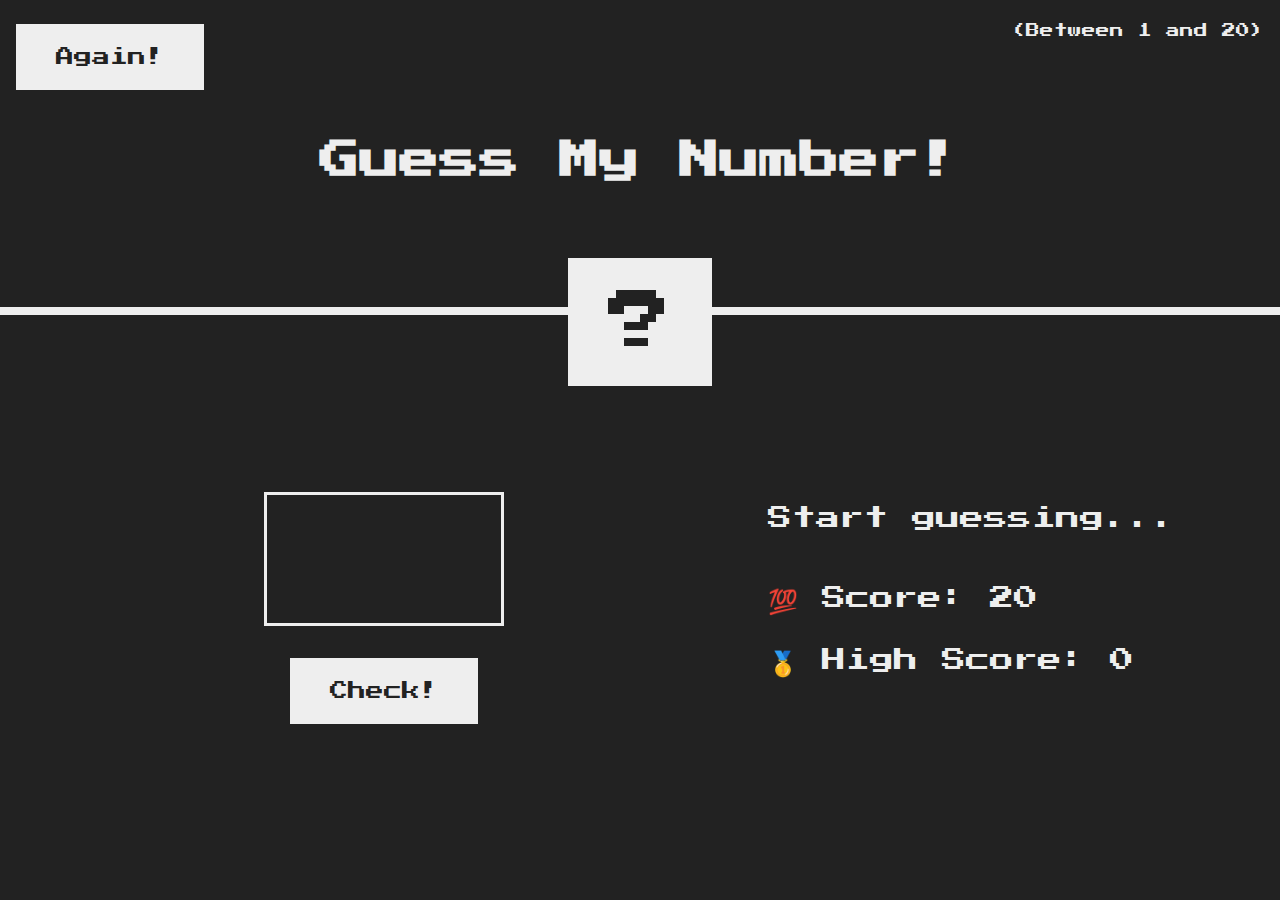
<file: guessingNumber/index.html>
<!DOCTYPE html>
<html lang="en">
  <head>
    <meta charset="UTF-8" />
    <meta http-equiv="X-UA-Compatible" content="IE=edge" />
    <meta name="viewport" content="width=device-width, initial-scale=1.0" />
    <link rel="stylesheet" type="text/css" href="style.css" />
    <script defer type="text/javascript" src="script.js"></script>
    <title>Guessing Number</title>
  </head>

  <body>
    <header>
      <h1>Guess My Number!</h1>
      <p class="between">(Between 1 and 20)</p>
      <button class="btn btn--new">Again!</button>
      <div class="number">?</div>
    </header>

    <main>
      <section class="left">
        <input type="number" class="input--guess" />
        <button class="btn btn--check">Check!</button>
      </section>

      <section class="right">
        <p class="label message">Start guessing...</p>
        <p class="label">💯 Score: <span class="score">20</span></p>
        <p class="label">🥇 High Score: <span class="highScore">0</span></p>
      </section>
    </main>
  </body>
</html>
</file>
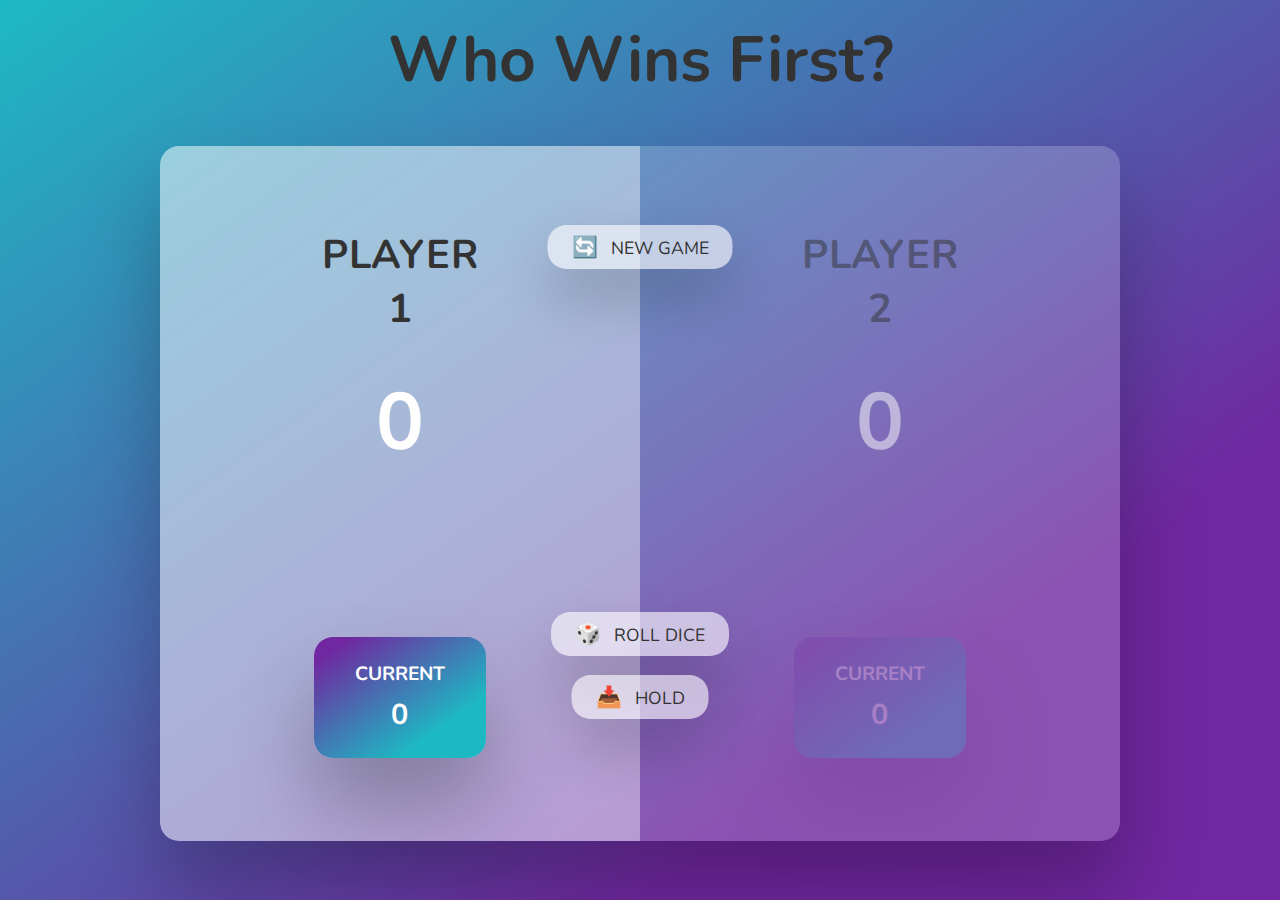
<file: whoWinsFirst/index.html>
<!DOCTYPE html>
<html lang="en">
  <head>
    <meta charset="UTF-8" />
    <meta http-equiv="X-UA-Compatible" content="IE=edge" />
    <meta name="viewport" content="width=device-width, initial-scale=1.0" />
    <link rel="stylesheet" type="text/css" href="style.css" />
    <script defer type="text/javascript" src="script.js"></script>
    <title>Who Wins First</title>
  </head>
  <body>
    <header>
      <h1 class="game--title">Who Wins First?</h1>
    </header>
    <main>
      <section class="player player--0 player--active">
        <h2 class="name--player">Player 1</h2>
        <p class="total--score" id="total--0">0</p>
        <div class="current">
          <p class="current--label">Current</p>
          <p class="current--score" id="current--0">0</p>
        </div>
      </section>
      <section class="player player--1">
        <h2 class="name--player">Player 2</h2>
        <p class="total--score" id="total--1">0</p>
        <div class="current">
          <p class="current--label">Current</p>
          <p class="current--score" id="current--1">0</p>
        </div>
      </section>
      <img src="dice imgs/dice-1.png" alt="Playing dice" class="dice hidden" />
      <button class="btn btn--new">🔄 New game</button>
      <button class="btn btn--roll">🎲 Roll dice</button>
      <button class="btn btn--hold">📥 Hold</button>
    </main>
  </body>
</html>
</file>
<file: guessingNumber/style.css>
@import url('https://fonts.googleapis.com/css?family=Press+Start+2P&display=swap');

:root {
  --color-white: #eee;
  --color-black: #222;
  --color-gray: #ccc;
  --color-light-green: #90ee90;
}

* {
  padding: 0;
  margin: 0;
  box-sizing: border-box;
}

html {
  font-size: 16px;
  height: 100%;
}

body {
  height: inherit;
  font-size: 1.2rem;
  font-family: 'Press Start 2P', sans-serif;
  background: var(--color-black);
  color: var(--color-white);
}

/* LAYOUTS */
header {
  height: 35%;
  padding: 1.5rem 1rem 0 1rem;
  border-bottom: 0.5rem solid var(--color-white);
}

main {
  height: 65%;
  display: flex;
  justify-content: space-around;
  align-items: center;
}

.left {
  width: 60%;
  display: flex;
  flex-direction: column;
  align-items: center;
}

.right {
  width: 40%;
  font-size: 1.5rem;
}

/* Elements */

.between {
  font-size: 0.85rem;
  position: absolute;
  top: inherit;
  right: 1rem;
}

h1 {
  font-size: 2.5rem;
  position: absolute;
  width: 100%;
  height: inherit;
  top: 33%;
  left: 50%;
  text-align: center;
  transform: translate(-50%, -50%);
}

.number {
  width: 9rem;
  padding: 2rem 0;
  text-align: center;
  color: var(--color-black);
  background: var(--color-white);
  font-size: 4rem;
  position: absolute;
  bottom: 50%;
  left: 50%;
  transform: translate(-50%, -50%);
}

.btn {
  padding: 1.5rem 2.5rem;
  background: var(--color-white);
  color: var(--color-black);
  border: none;
  font-family: inherit;
  cursor: pointer;
  font-size: 1.125rem;
}

.btn:hover {
  background: var(--color-gray);
}

.input--guess {
  background: var(--color-black);
  color: var(--color-white);
  border: 0.2rem solid var(--color-white);
  font-size: 4rem;
  font-family: inherit;
  text-align: center;
  margin-bottom: 2rem;
  width: 15rem;
  padding: 2rem 1rem;
}

.message {
  font-size: 1.5rem;
  margin-bottom: 8rem;
  height: 3rem;
}

.label {
  margin-bottom: 2rem;
}

.winner {
  background: var(--color-light-green);
}

/* Responsive */
@media only screen and (max-width: 48rem) {
  h1 {
    font-size: 1.5rem;
  }

  .number {
    width: 8rem;
    padding: 2rem 0;
    font-size: 3rem;
  }

  .between {
    font-size: 0.7rem;
  }

  .label {
    font-size: 0.7rem;
    margin-bottom: 1rem;
  }

  .message {
    font-size: 0.8rem;
    margin-bottom: 2rem;
  }

  .btn {
    padding: 1rem 1.5rem;
    font-size: 1rem;
  }

  .input--guess {
    font-size: 3rem;
    margin-bottom: 1.5rem;
    width: 10rem;
    padding: 1.5rem 0.5rem;
  }
}
</file>
<file: whoWinsFirst/style.css>
@import url('https://fonts.googleapis.com/css2?family=Nunito:wght@300&display=swap');

:root {
  --color-white: #fffefe;
  --color-darkpurple: #7027a0;
  --color-ocean: #1db9c3;
  --color-blackish: #333;
  --color-redpink: #c7365f;
}

* {
  padding: 0;
  margin: 0;
  box-sizing: border-box;
}

html {
  font-size: 16px;
  height: 100%;
}

body {
  overscroll-behavior: none;
  height: inherit;
  font-size: 1.1rem;
  font-family: 'Nunito', sans-serif;
  background: linear-gradient(
    to left top,
    var(--color-darkpurple) 25%,
    var(--color-ocean) 100%
  );
  font-weight: 400;
  color: var(--color-blackish);
  padding-bottom: 2rem;
}

/* LAYOUT */
header {
  font-size: 2rem;
  height: 15%;
  text-align: center;
  padding: 1rem;
  margin-bottom: 1rem;
}

main {
  max-width: 60rem;
  background: rgba(255, 255, 255, 0.2);
  box-shadow: 0 3rem 5rem rgba(0, 0, 0, 0.25);
  height: 80%;
  display: flex;
  justify-content: space-around;
  align-items: center;
  border-radius: 1.2rem;
  margin: 0 auto;
}

.player {
  color: var(--color-blackish);
  font-weight: 700;
  opacity: 0.5;
  height: 100%;
  flex: 50%;
  padding: 9rem;
  display: flex;
  flex-direction: column;
  align-items: center;
  justify-content: center;
  transition: all 0.75s;
}

/* Elements */

.name--player {
  font-size: 2.5rem;
  text-transform: uppercase;
  text-align: center;
  letter-spacing: 0.0625rem;
  word-spacing: 0.125rem;
  margin-bottom: 2rem;
}

.total--score {
  font-size: 5rem;
  color: var(--color-white);
  margin-bottom: 10rem;
}

.current {
  background: linear-gradient(
    to left top,
    var(--color-ocean) 25%,
    var(--color-darkpurple) 90%
  );
  box-shadow: 0 3rem 5rem rgba(0, 0, 0, 0.25);
  border-radius: 1.2rem;
  opacity: 0.5;
  color: var(--color-white);
  width: 90%;
  padding: 1.5rem;
  text-align: center;
  transition: all 0.75s;
}

.current--label {
  text-transform: uppercase;
  margin-bottom: 0.5rem;
  font-size: 1.2rem;
  color: var(--color-white);
}

.current--score {
  font-size: 1.8rem;
}

.player--0 {
  border-top-left-radius: 1.2rem;
  border-bottom-left-radius: 1.2rem;
}

.player--1 {
  border-top-right-radius: 1.2rem;
  border-bottom-right-radius: 1.2rem;
}

.player--active {
  background-color: rgba(255, 255, 255, 0.4);
  opacity: 1;
}

.player--active .current {
  opacity: 1;
}

.dice {
  width: 8.5rem;
  height: 8.5rem;
  position: absolute;
  top: 35%;
  left: 50%;
  transform: translateX(-50%);
}

.btn {
  position: absolute;
  left: 50%;
  transform: translate(-50%);
  color: var(--color-blackish);
  font-family: inherit;
  font-size: 1.1rem;
  border: none;
  text-align: center;
  text-transform: uppercase;
  padding: 0.5rem 1.5rem;
  border-radius: 1.2rem;
  cursor: pointer;
  font-weight: 400;
  transition: all 0.2s;
  box-shadow: 0 1.75rem 3.5rem rgba(0, 0, 0, 0.2);
  background-color: rgba(255, 255, 255, 0.6);
}

.btn::first-letter {
  font-size: 1.3rem;
  display: inline-block;
  margin-right: 0.5rem;
}

.btn:active {
  transform: translate(-50%, 0.4rem);
  box-shadow: 0 1rem 2rem rgba(0, 0, 0, 0.15);
}

btn:focus {
  outline: none;
}

.btn--new {
  top: 25%;
}

.btn--roll {
  top: 68%;
}

.btn--hold {
  top: 75%;
}

.hidden {
  display: none;
}

.player--winner {
  background-color: var(--color-blackish);
  color: var(--color-redpink);
  opacity: 1;
}
.player--winner .current {
  opacity: 1;
}

/* RESPONSIVE */
@media only screen and (max-width: 62rem) {
  header {
    font-size: 1.8rem;
  }

  main {
    max-width: 55rem;
  }

  .player {
    padding: 8rem;
  }

  /* Elements */

  .name--player {
    font-size: 2.4rem;
  }

  .total--score {
    font-size: 4.8rem;
  }

  .current {
    padding: 1.4rem;
  }

  .current--label {
    font-size: 1rem;
  }

  .current--score {
    font-size: 1.6rem;
  }

  .dice {
    width: 8rem;
    height: 8rem;
    top: 38%;
  }

  .btn {
    font-size: 1rem;
    padding: 0.4rem 1.4rem;
  }

  .btn::first-letter {
    font-size: 1.2rem;
  }
}

@media only screen and (max-width: 48rem) {
  header {
    font-size: 1.5rem;
  }

  main {
    max-width: 40rem;
  }

  .player {
    padding: 5.5rem;
  }

  /* Elements */

  .name--player {
    font-size: 1.8rem;
  }

  .total--score {
    font-size: 4rem;
  }

  .current {
    padding: 1.4rem;
  }

  .current--label {
    font-size: 0.8rem;
  }

  .current--score {
    font-size: 1.4rem;
  }

  .dice {
    width: 7rem;
    height: 7rem;
    top: 40%;
  }

  .btn--roll {
    top: 66%;
  }

  .btn--hold {
    top: 72%;
  }
}

@media only screen and (max-width: 48rem) {
  header {
    font-size: 1.2rem;
  }

  main {
    max-width: 30rem;
  }

  .player {
    padding: 4rem;
  }

  /* Elements */

  .name--player {
    font-size: 1.2rem;
  }

  .total--score {
    font-size: 3.5rem;
  }

  .current {
    padding: 1.2rem;
  }

  .current--score {
    font-size: 1.2rem;
  }

  .dice {
    width: 6rem;
    height: 6rem;
    top: 40%;
  }

  .btn {
    display: flex;
    font-size: 0.8rem;
    padding: 0.2rem 0.6rem;
  }

  .btn::first-letter {
    font-size: 1rem;
    margin-right: 0.5rem;
  }

  .btn--roll {
    top: 66%;
  }

  .btn--hold {
    top: 70%;
  }
}
</file>
